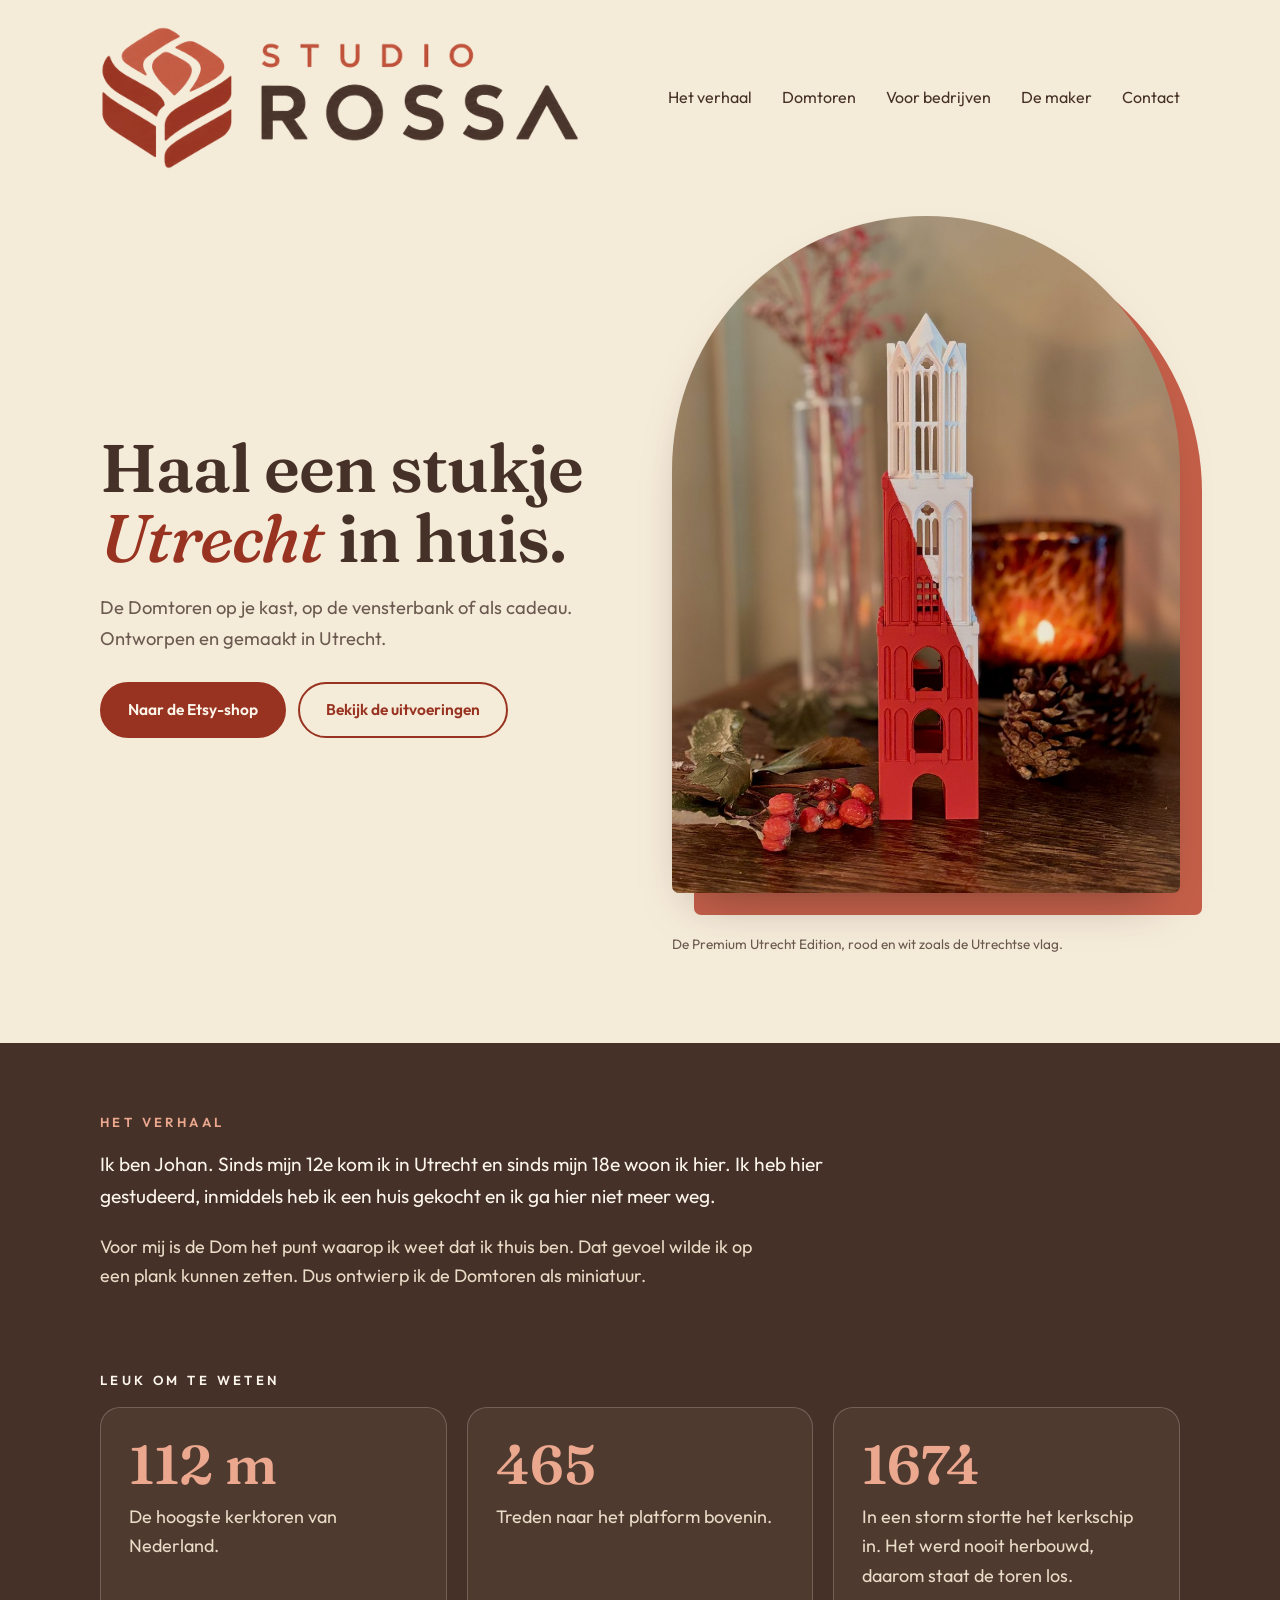
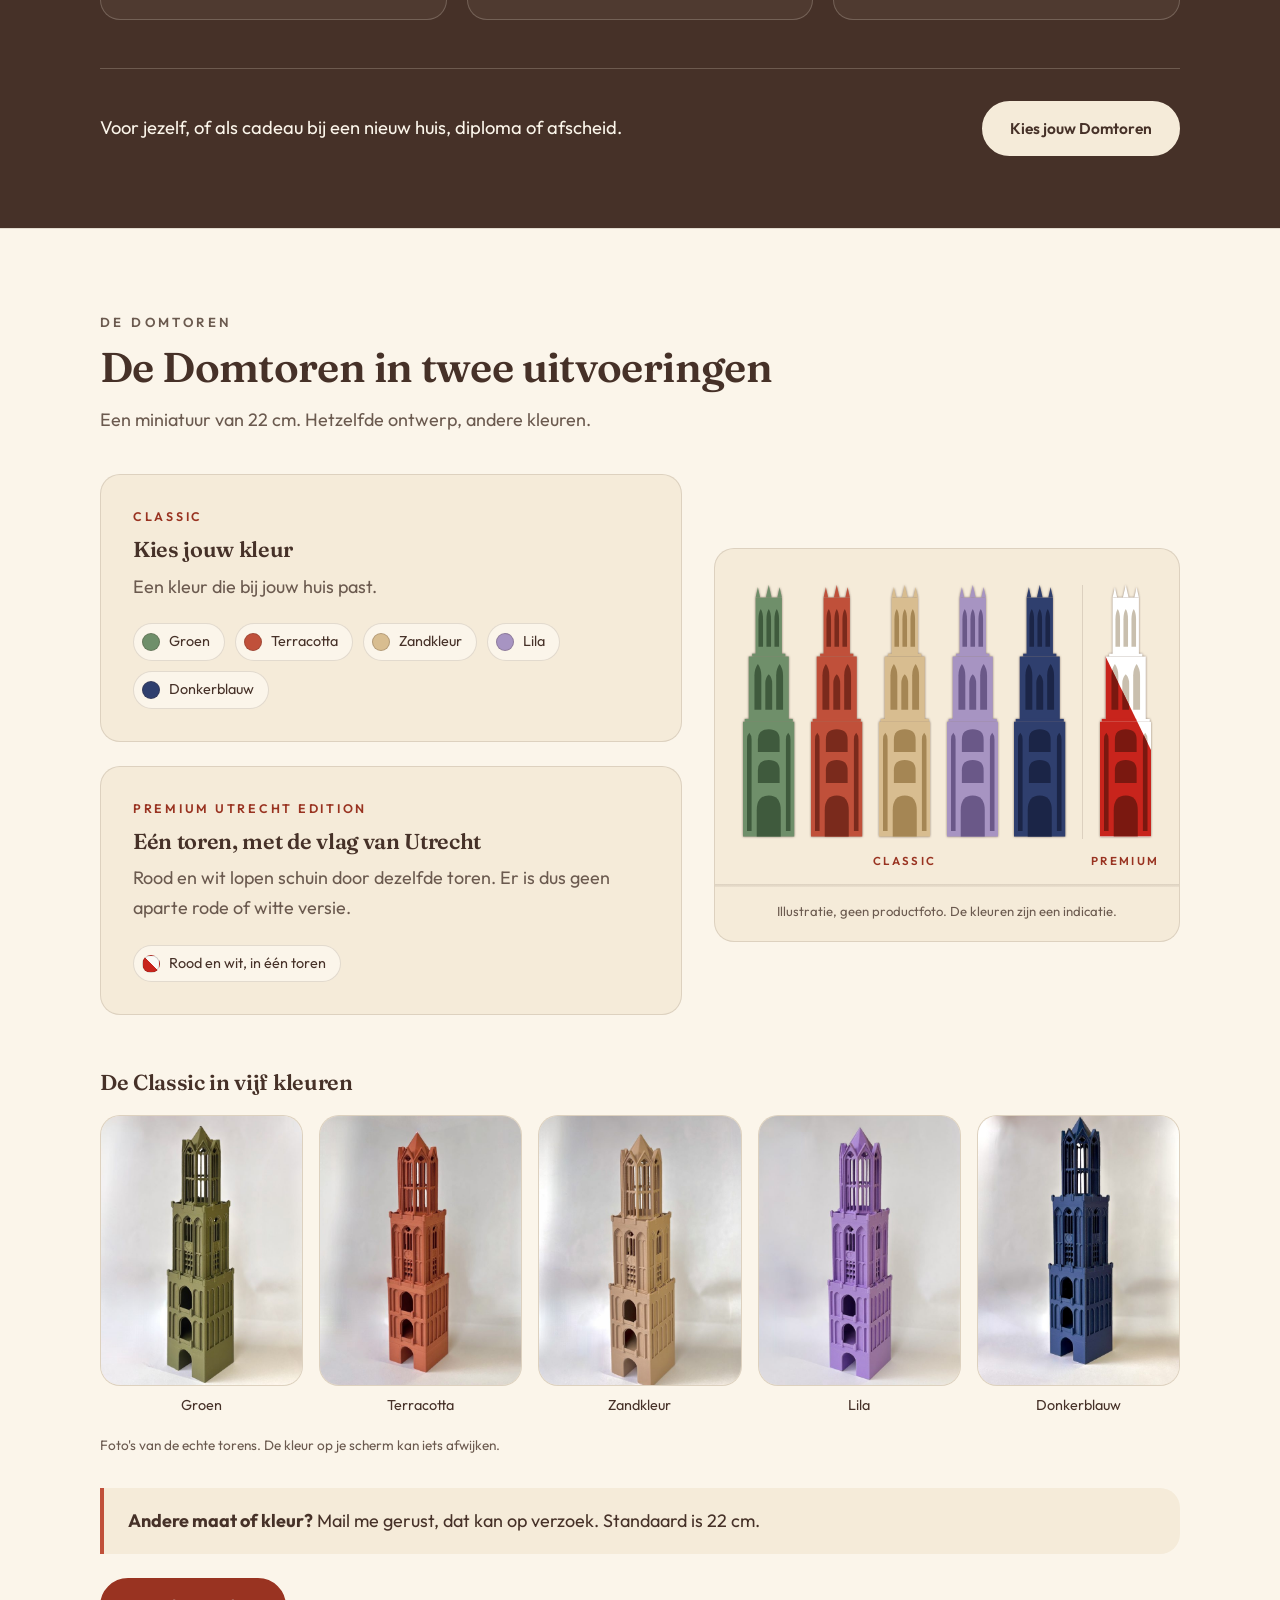
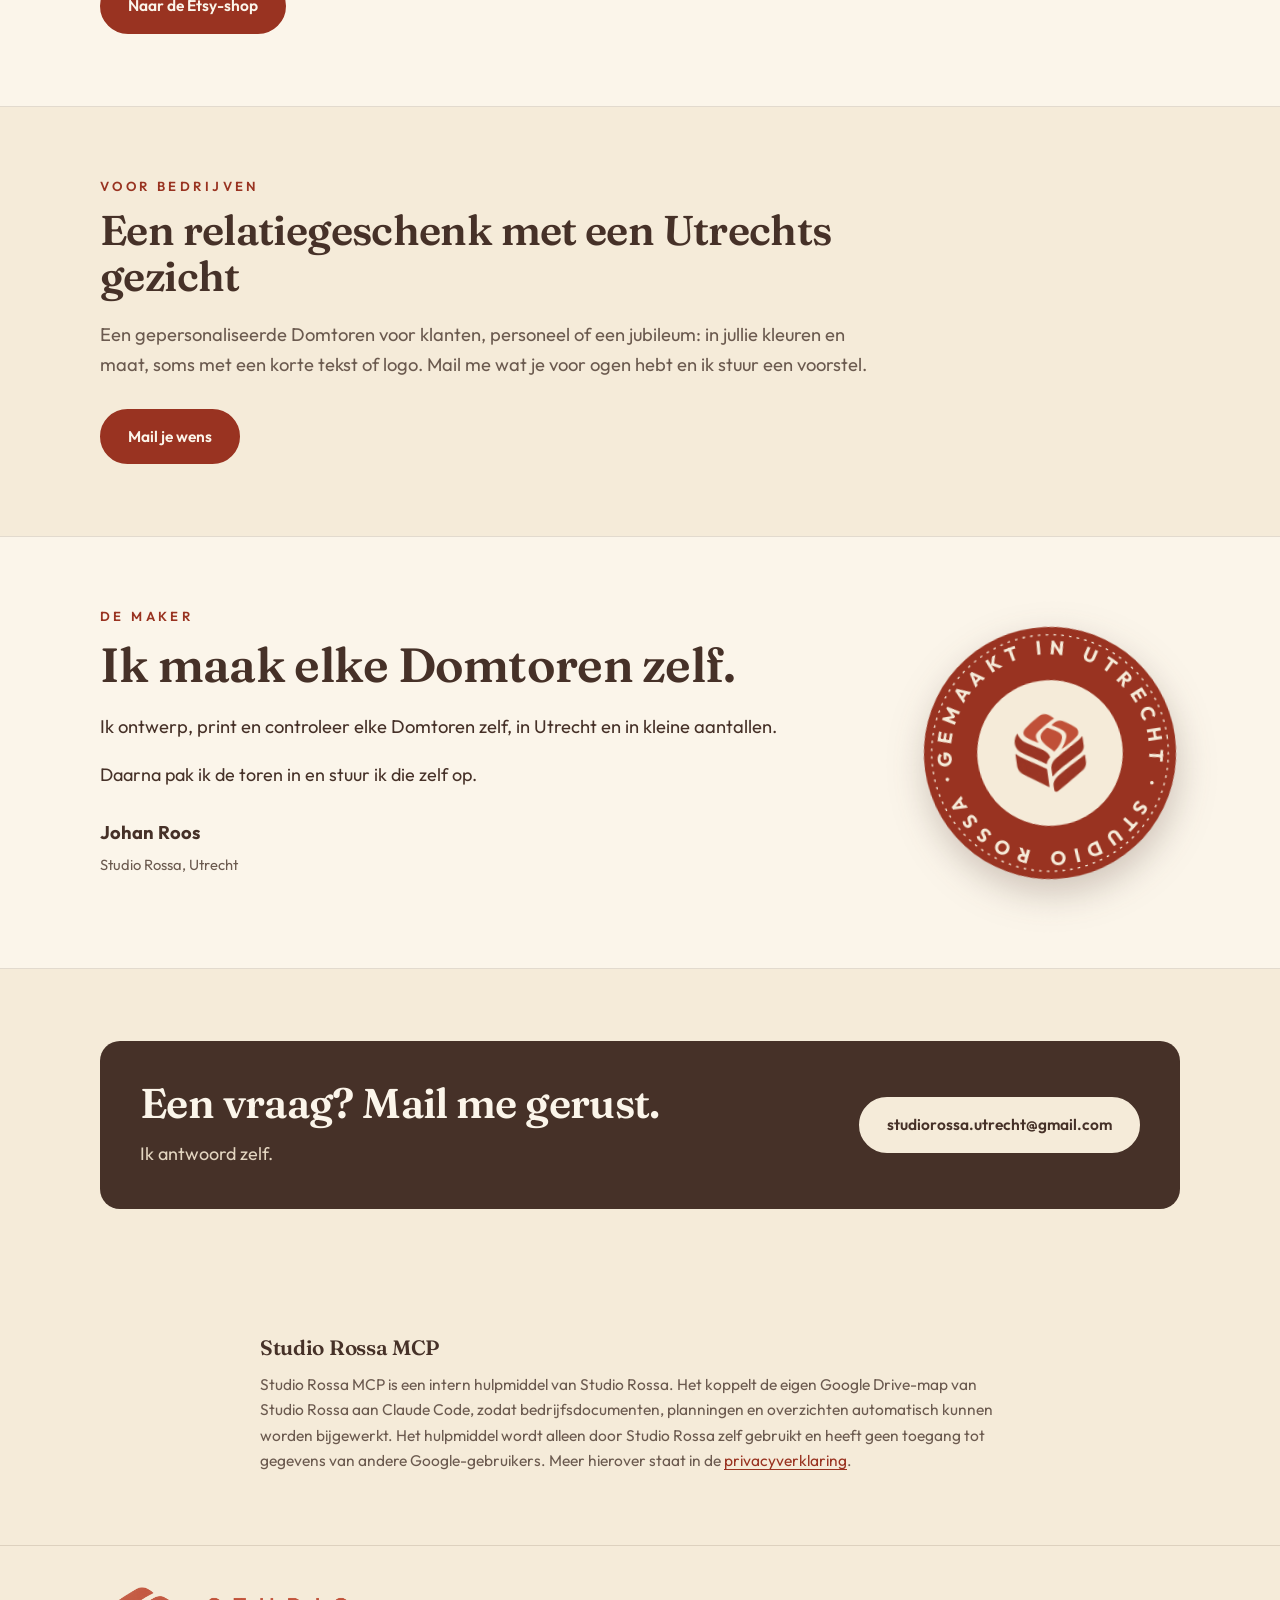
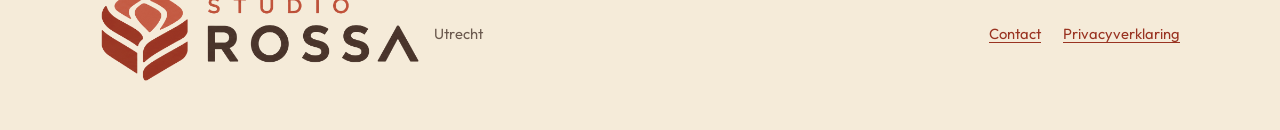
<file: index.html>
<!doctype html>
<html lang="nl">
<head>
<meta charset="utf-8">
<meta name="viewport" content="width=device-width, initial-scale=1">
<title>Studio Rossa | Een stukje Utrecht in huis, de Domtoren</title>
<meta name="description" content="Haal een stukje Utrecht in huis: de Domtoren als miniatuur van 22 cm, voor op de kast of als cadeau. Ontworpen en gemaakt door Johan in Utrecht. Ook gepersonaliseerd voor bedrijven.">
<meta name="theme-color" content="#f5ebd9">
<link rel="canonical" href="https://studiorossa.nl/">
<link rel="icon" type="image/png" sizes="48x48" href="assets/favicon.png">
<link rel="apple-touch-icon" href="assets/apple-touch-icon.png">
<meta property="og:type" content="website">
<meta property="og:locale" content="nl_NL">
<meta property="og:site_name" content="Studio Rossa">
<meta property="og:title" content="Studio Rossa | Een stukje Utrecht in huis">
<meta property="og:description" content="De Domtoren als miniatuur van 22 cm, voor op de kast of als cadeau. Door mij ontworpen en gemaakt, in Utrecht.">
<meta property="og:url" content="https://studiorossa.nl/">
<meta property="og:image" content="https://studiorossa.nl/assets/og-image.jpg">
<meta property="og:image:width" content="1200">
<meta property="og:image:height" content="630">
<meta name="twitter:card" content="summary_large_image">
<link rel="preload" href="assets/fonts/fraunces-latin-wght-normal.woff2" as="font" type="font/woff2" crossorigin>
<link rel="preload" href="assets/fonts/outfit-latin-wght-normal.woff2" as="font" type="font/woff2" crossorigin>
<link rel="stylesheet" href="style.css">
</head>
<body>

<!-- De Domtoren als vlakke illustratie. Kleuren per toren met --t (lichaam) en --d (details).
     De Premium Utrecht Edition gebruikt twee lagen met een diagonale clip, zoals de Utrechtse vlag. -->
<svg width="0" height="0" style="position:absolute" aria-hidden="true" focusable="false">
  <defs>
    <clipPath id="vlag-rood"><polygon points="0,105 90,290 90,440 0,440"/></clipPath>
  </defs>
  <symbol id="toren" viewBox="0 0 90 440">
    <g fill="var(--t)">
      <path d="M45 0 L50 22 H40 Z"/>
      <path d="M22 22 L26 4 L30 22 Z"/>
      <path d="M60 22 L64 4 L68 22 Z"/>
      <rect x="22" y="22" width="46" height="100"/>
      <rect x="16" y="120" width="58" height="5"/>
      <rect x="10" y="125" width="70" height="111"/>
      <rect x="3" y="234" width="84" height="5"/>
      <rect x="0" y="239" width="90" height="201"/>
    </g>
    <g fill="var(--d)">
      <path d="M27 108 V60 Q27 48 31 42 Q35 48 35 60 V108 Z"/>
      <path d="M41 108 V60 Q41 48 45 42 Q49 48 49 60 V108 Z"/>
      <path d="M55 108 V60 Q55 48 59 42 Q63 48 63 60 V108 Z"/>
      <path d="M20 218 V158 Q20 146 26 138 Q32 146 32 158 V218 Z"/>
      <path d="M39 218 V172 Q39 162 45 156 Q51 162 51 172 V218 Z"/>
      <path d="M58 218 V158 Q58 146 64 138 Q70 146 70 158 V218 Z"/>
      <path d="M7 430 V270 Q7 262 11 258 Q15 262 15 270 V430 Z"/>
      <path d="M75 430 V270 Q75 262 79 258 Q83 262 83 270 V430 Z"/>
      <path d="M26 292 V270 Q26 252 45 252 Q64 252 64 270 V292 Z"/>
      <path d="M26 346 V324 Q26 306 45 306 Q64 306 64 324 V346 Z"/>
      <path d="M24 440 V394 Q24 368 45 368 Q66 368 66 394 V440 Z"/>
    </g>
  </symbol>
</svg>

<header class="site-header">
  <div class="wrap">
    <a class="brand" href="./" aria-label="Studio Rossa, naar de startpagina">
      <img src="assets/logo.png" width="480" height="144" alt="Studio Rossa">
    </a>
    <nav class="nav" aria-label="Hoofdmenu">
      <a href="#verhaal">Het verhaal</a>
      <a href="#domtoren">Domtoren</a>
      <a href="#bedrijven">Voor bedrijven</a>
      <a href="#maker">De maker</a>
      <a href="#contact">Contact</a>
    </nav>
  </div>
</header>

<main>
  <section class="hero" aria-labelledby="titel">
    <div class="wrap">
      <div class="hero-text">
        <h1 id="titel">Haal een stukje <em>Utrecht</em> in huis.</h1>
        <p class="lead">De Domtoren op je kast, op de vensterbank of als cadeau. Ontworpen en gemaakt in Utrecht.</p>
        <div class="actions">
          <a class="btn" href="https://www.etsy.com/nl/shop/StudioRossaNL">Naar de Etsy-shop</a>
          <a class="btn ghost" href="#domtoren">Bekijk de uitvoeringen</a>
        </div>
      </div>

      <figure class="photo">
        <div class="arch">
          <img src="assets/premium-domtoren.jpg" width="960" height="1280"
               alt="De Premium Utrecht Edition van de Domtoren op een houten kast, naast een brandende kaars en een dennenappel: onderin rood, bovenin wit, met een diagonale scheiding zoals de Utrechtse vlag">
        </div>
        <figcaption>De Premium Utrecht Edition, rood en wit zoals de Utrechtse vlag.</figcaption>
      </figure>
    </div>
  </section>

  <section id="verhaal" class="story" aria-labelledby="verhaal-titel">
    <div class="wrap">
      <div class="story-grid">
        <div class="story-text">
          <h2 class="kicker" id="verhaal-titel">Het verhaal</h2>
          <p class="big">Ik ben Johan. Sinds mijn 12e kom ik in Utrecht en sinds mijn 18e woon ik hier. Ik heb hier gestudeerd, inmiddels heb ik een huis gekocht en ik ga hier niet meer weg.</p>
          <p>Voor mij is de Dom het punt waarop ik weet dat ik thuis ben. Dat gevoel wilde ik op een plank kunnen zetten. Dus ontwierp ik de Domtoren als miniatuur.</p>
        </div>
        <!-- FOTO-DOM: hier komt een foto van de echte Domtoren. Zie README (Foto van de Dom). -->
      </div>

      <h3 class="facts-title">Leuk om te weten</h3>
      <div class="facts">
        <div class="fact"><b>112 m</b><p>De hoogste kerktoren van Nederland.</p></div>
        <div class="fact"><b>465</b><p>Treden naar het platform bovenin.</p></div>
        <div class="fact"><b>1674</b><p>In een storm stortte het kerkschip in. Het werd nooit herbouwd, daarom staat de toren los.</p></div>
      </div>

      <div class="story-cta">
        <p>Voor jezelf, of als cadeau bij een nieuw huis, diploma of afscheid.</p>
        <a class="btn" href="#domtoren">Kies jouw Domtoren</a>
      </div>
    </div>
  </section>

  <section id="domtoren" class="alt" aria-labelledby="domtoren-titel">
    <div class="wrap">
      <div class="section-head">
        <p class="kicker">De Domtoren</p>
        <h2 id="domtoren-titel">De Domtoren in twee uitvoeringen</h2>
        <p>Een miniatuur van 22 cm. Hetzelfde ontwerp, andere kleuren.</p>
      </div>
      <div class="showcase">
        <div class="cards">
          <article class="card">
            <p class="tag">Classic</p>
            <h3>Kies jouw kleur</h3>
            <p>Een kleur die bij jouw huis past.</p>
            <ul class="swatches" aria-label="Kleuren van de Classic">
              <li><i style="--c:#6f8f6a"></i>Groen</li>
              <li><i style="--c:#c0503a"></i>Terracotta</li>
              <li><i style="--c:#d8bd90"></i>Zandkleur</li>
              <li><i style="--c:#a794c2"></i>Lila</li>
              <li><i style="--c:#2f3f6e"></i>Donkerblauw</li>
            </ul>
          </article>
          <article class="card">
            <p class="tag">Premium Utrecht Edition</p>
            <h3>Eén toren, met de vlag van Utrecht</h3>
            <p>Rood en wit lopen schuin door dezelfde toren. Er is dus geen aparte rode of witte versie.</p>
            <ul class="swatches" aria-label="Kleurstelling van de Utrecht Edition">
              <li><i class="split"></i>Rood en wit, in één toren</li>
            </ul>
          </article>
        </div>

        <figure class="shelf" role="img" aria-label="Illustratie van de Domtoren: links de Classic in vijf kleuren, rechts de Premium Utrecht Edition, diagonaal rood en wit in één toren">
          <div class="grid" aria-hidden="true">
            <svg class="tower" viewBox="0 0 90 440"><use href="#toren" style="--t:#6f8f6a;--d:#3f5a3d"/></svg>
            <svg class="tower" viewBox="0 0 90 440"><use href="#toren" style="--t:#c0503a;--d:#7a2a1c"/></svg>
            <svg class="tower" viewBox="0 0 90 440"><use href="#toren" style="--t:#d8bd90;--d:#a58654"/></svg>
            <svg class="tower" viewBox="0 0 90 440"><use href="#toren" style="--t:#a794c2;--d:#6a5888"/></svg>
            <svg class="tower" viewBox="0 0 90 440"><use href="#toren" style="--t:#2f3f6e;--d:#1b2547"/></svg>
            <span class="divider"></span>
            <svg class="tower" viewBox="0 0 90 440">
              <use href="#toren" style="--t:#ffffff;--d:#c9bfae"/>
              <use href="#toren" style="--t:#c8241c;--d:#7a1810" clip-path="url(#vlag-rood)"/>
            </svg>
            <span class="label classic">Classic</span>
            <span class="label premium">Premium</span>
          </div>
          <div class="plinth" aria-hidden="true"></div>
          <figcaption>Illustratie, geen productfoto. De kleuren zijn een indicatie.</figcaption>
        </figure>
      </div>

      <div class="gallery">
        <h3>De Classic in vijf kleuren</h3>
        <ul class="gallery-grid">
          <li><figure><img src="assets/classic-groen.jpg" width="600" height="800" loading="lazy" alt="De Classic Domtoren in groen, op een witte achtergrond"><figcaption>Groen</figcaption></figure></li>
          <li><figure><img src="assets/classic-terracotta.jpg" width="600" height="800" loading="lazy" alt="De Classic Domtoren in terracotta, op een witte achtergrond"><figcaption>Terracotta</figcaption></figure></li>
          <li><figure><img src="assets/classic-zandkleur.jpg" width="600" height="800" loading="lazy" alt="De Classic Domtoren in zandkleur, op een witte achtergrond"><figcaption>Zandkleur</figcaption></figure></li>
          <li><figure><img src="assets/classic-lila.jpg" width="600" height="800" loading="lazy" alt="De Classic Domtoren in lila, op een witte achtergrond"><figcaption>Lila</figcaption></figure></li>
          <li><figure><img src="assets/classic-donkerblauw.jpg" width="600" height="800" loading="lazy" alt="De Classic Domtoren in donkerblauw, op een witte achtergrond"><figcaption>Donkerblauw</figcaption></figure></li>
        </ul>
        <p class="gallery-note">Foto's van de echte torens. De kleur op je scherm kan iets afwijken.</p>
      </div>

      <p class="note"><strong>Andere maat of kleur?</strong> Mail me gerust, dat kan op verzoek. Standaard is 22 cm.</p>

      <div class="actions cta">
        <a class="btn" href="https://www.etsy.com/nl/shop/StudioRossaNL">Naar de Etsy-shop</a>
      </div>
    </div>
  </section>

  <section id="bedrijven" aria-labelledby="bedrijven-titel">
    <div class="wrap">
      <div class="business">
        <p class="kicker">Voor bedrijven</p>
        <h2 id="bedrijven-titel">Een relatiegeschenk met een Utrechts gezicht</h2>
        <p class="lead">Een gepersonaliseerde Domtoren voor klanten, personeel of een jubileum: in jullie kleuren en maat, soms met een korte tekst of logo. Mail me wat je voor ogen hebt en ik stuur een voorstel.</p>
        <div class="actions">
          <a class="btn" href="mailto:studiorossa.utrecht@gmail.com?subject=Gepersonaliseerde%20Domtoren%20voor%20ons%20bedrijf&amp;body=Hallo%20Studio%20Rossa%2C%0A%0AWij%20hebben%20interesse%20in%20gepersonaliseerde%20Domtorens.%0A%0AMijn%20gegevens%0ANaam%3A%0ABedrijf%3A%0AE-mailadres%3A%0ATelefoonnummer%20%28optioneel%29%3A%0A%0AOnze%20wens%0AAantal%3A%0AMaat%20%28standaard%2022%20cm%29%3A%0AKleuren%3A%0AKorte%20tekst%20of%20logo%20%28soms%20mogelijk%29%3A%0AGewenste%20datum%3A%0A%0ALogo%20of%20merk%3A%20voeg%20het%20bestand%20als%20bijlage%20toe%20aan%20deze%20mail%20%28png%2C%20svg%20of%20pdf%29.%0A%0AMet%20vriendelijke%20groet%2C%0A">Mail je wens</a>
        </div>
      </div>
    </div>
  </section>

  <section id="maker" class="alt maker-section" aria-labelledby="maker-titel">
    <div class="wrap">
      <div class="maker">
        <div class="maker-text">
          <p class="kicker">De maker</p>
          <h2 id="maker-titel">Ik maak elke Domtoren zelf.</h2>
          <p class="lead">Ik ontwerp, print en controleer elke Domtoren zelf, in Utrecht en in kleine aantallen.</p>
          <p>Daarna pak ik de toren in en stuur ik die zelf op.</p>
          <p class="sign"><b>Johan Roos</b><span>Studio Rossa, Utrecht</span></p>
        </div>
        <svg class="stamp" viewBox="0 0 200 200" role="img" aria-label="Gemaakt in Utrecht door Studio Rossa">
          <defs><path id="ring" d="M100,100 m-76,0 a76,76 0 1,1 152,0 a76,76 0 1,1 -152,0"/></defs>
          <circle cx="100" cy="100" r="97" fill="#993321"/>
          <circle cx="100" cy="100" r="91" fill="none" stroke="#f5ebd9" stroke-width="1" stroke-dasharray="2 4"/>
          <text font-size="15" font-weight="700" fill="#f5ebd9" letter-spacing="2.5"><textPath href="#ring" textLength="472" lengthAdjust="spacing">GEMAAKT IN UTRECHT &#183; STUDIO ROSSA &#183;</textPath></text>
          <circle cx="100" cy="100" r="56" fill="#f5ebd9"/>
          <image href="assets/mark.png" x="73" y="69" width="54" height="62"/>
        </svg>
      </div>
    </div>
  </section>

  <section id="contact" aria-labelledby="contact-titel">
    <div class="wrap">
      <div class="contact">
        <div>
          <h2 id="contact-titel">Een vraag? Mail me gerust.</h2>
          <p>Ik antwoord zelf.</p>
        </div>
        <a class="btn" href="mailto:studiorossa.utrecht@gmail.com">studiorossa.utrecht@gmail.com</a>
      </div>
    </div>
  </section>

  <section class="mcp" aria-labelledby="mcp-titel">
    <div class="wrap">
      <h2 id="mcp-titel">Studio Rossa MCP</h2>
      <p>Studio Rossa MCP is een intern hulpmiddel van Studio Rossa. Het koppelt de eigen Google Drive-map van Studio Rossa aan Claude Code, zodat bedrijfsdocumenten, planningen en overzichten automatisch kunnen worden bijgewerkt. Het hulpmiddel wordt alleen door Studio Rossa zelf gebruikt en heeft geen toegang tot gegevens van andere Google-gebruikers. Meer hierover staat in de <a href="privacy.html#studio-rossa-mcp">privacyverklaring</a>.</p>
    </div>
  </section>
</main>

<footer class="site-footer">
  <div class="wrap">
    <div class="id">
      <img src="assets/logo.png" width="320" height="96" alt="Studio Rossa">
      <span>Utrecht</span>
    </div>
    <nav aria-label="Voettekst">
      <a href="mailto:studiorossa.utrecht@gmail.com">Contact</a>
      <a href="privacy.html">Privacyverklaring</a>
    </nav>
  </div>
</footer>

</body>
</html>
</file>
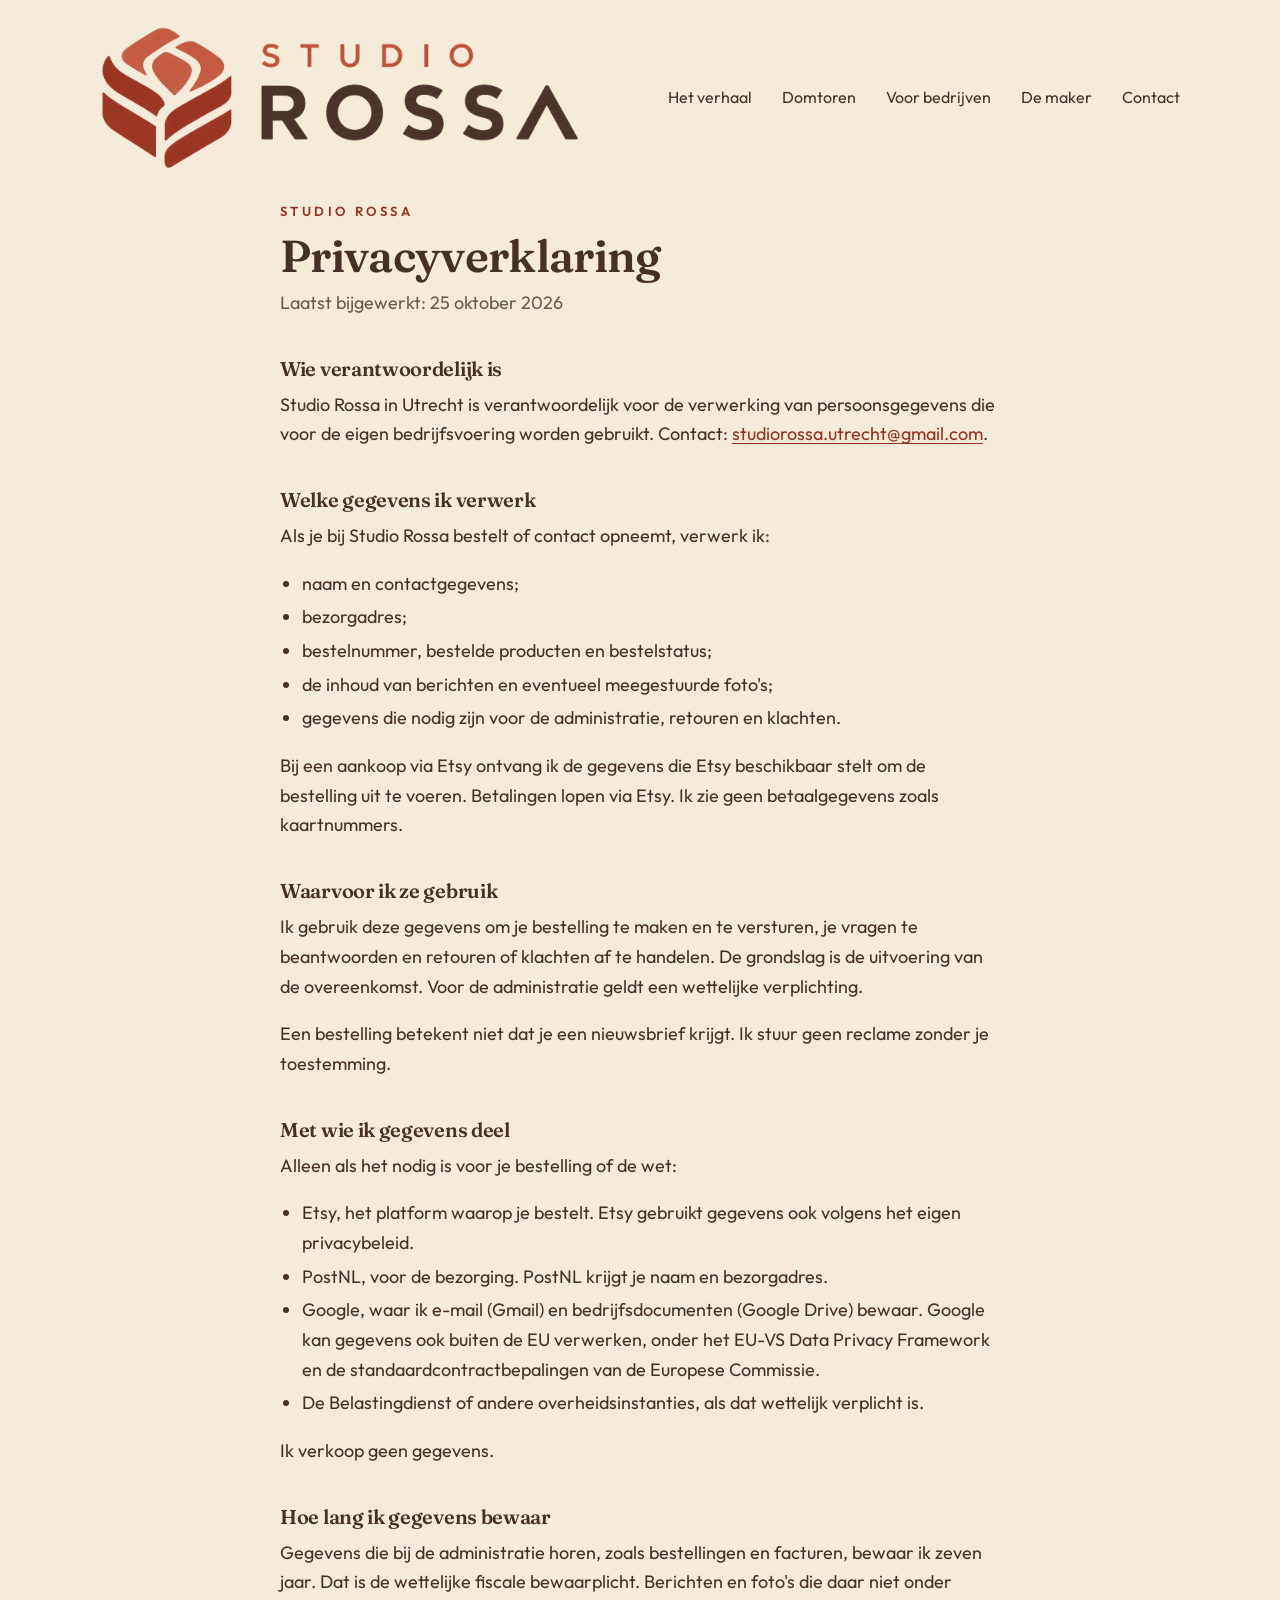
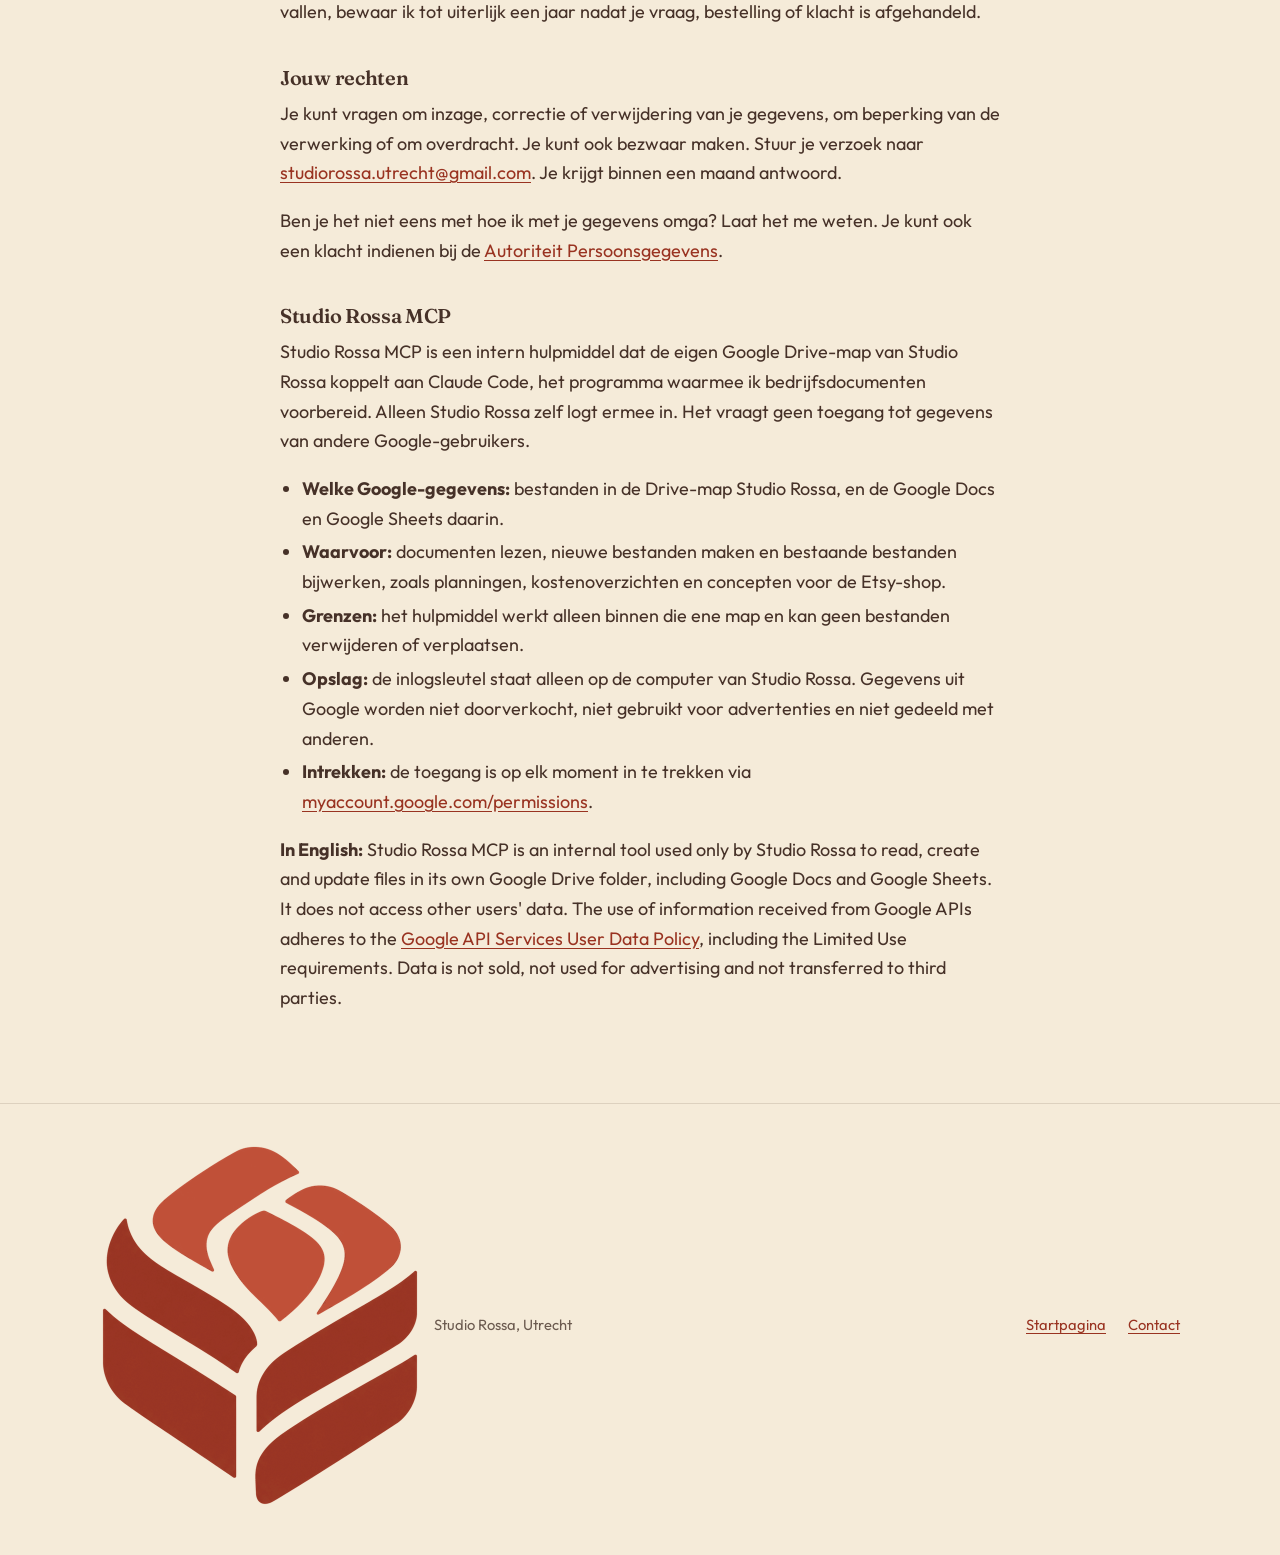
<file: privacy.html>
<!doctype html>
<html lang="nl">
<head>
<meta charset="utf-8">
<meta name="viewport" content="width=device-width, initial-scale=1">
<title>Privacyverklaring Studio Rossa</title>
<meta name="theme-color" content="#f5ebd9">
<link rel="icon" type="image/png" sizes="48x48" href="assets/favicon.png">
<link rel="apple-touch-icon" href="assets/apple-touch-icon.png">
<link rel="stylesheet" href="style.css">
</head>
<body>

<header class="site-header">
  <div class="wrap">
    <a class="brand" href="./" aria-label="Studio Rossa, naar de startpagina">
      <img src="assets/logo.png" width="154" height="46" alt="Studio Rossa">
    </a>
    <nav class="nav" aria-label="Hoofdmenu">
      <a href="./#verhaal">Het verhaal</a>
      <a href="./#domtoren">Domtoren</a>
      <a href="./#bedrijven">Voor bedrijven</a>
      <a href="./#maker">De maker</a>
      <a href="./#contact">Contact</a>
    </nav>
  </div>
</header>

<main class="doc">
<div class="wrap">
  <p class="kicker">Studio Rossa</p>
  <h1>Privacyverklaring</h1>
  <p class="muted">Laatst bijgewerkt: 25 oktober 2026</p>

  <h2>Wie verantwoordelijk is</h2>
  <p>Studio Rossa in Utrecht is verantwoordelijk voor de verwerking van persoonsgegevens die voor de eigen bedrijfsvoering worden gebruikt. Contact: <a href="mailto:studiorossa.utrecht@gmail.com">studiorossa.utrecht@gmail.com</a>.</p>

  <h2>Welke gegevens ik verwerk</h2>
  <p>Als je bij Studio Rossa bestelt of contact opneemt, verwerk ik:</p>
  <ul>
    <li>naam en contactgegevens;</li>
    <li>bezorgadres;</li>
    <li>bestelnummer, bestelde producten en bestelstatus;</li>
    <li>de inhoud van berichten en eventueel meegestuurde foto's;</li>
    <li>gegevens die nodig zijn voor de administratie, retouren en klachten.</li>
  </ul>
  <p>Bij een aankoop via Etsy ontvang ik de gegevens die Etsy beschikbaar stelt om de bestelling uit te voeren. Betalingen lopen via Etsy. Ik zie geen betaalgegevens zoals kaartnummers.</p>

  <h2>Waarvoor ik ze gebruik</h2>
  <p>Ik gebruik deze gegevens om je bestelling te maken en te versturen, je vragen te beantwoorden en retouren of klachten af te handelen. De grondslag is de uitvoering van de overeenkomst. Voor de administratie geldt een wettelijke verplichting.</p>
  <p>Een bestelling betekent niet dat je een nieuwsbrief krijgt. Ik stuur geen reclame zonder je toestemming.</p>

  <h2>Met wie ik gegevens deel</h2>
  <p>Alleen als het nodig is voor je bestelling of de wet:</p>
  <ul>
    <li>Etsy, het platform waarop je bestelt. Etsy gebruikt gegevens ook volgens het eigen privacybeleid.</li>
    <li>PostNL, voor de bezorging. PostNL krijgt je naam en bezorgadres.</li>
    <li>Google, waar ik e-mail (Gmail) en bedrijfsdocumenten (Google Drive) bewaar. Google kan gegevens ook buiten de EU verwerken, onder het EU-VS Data Privacy Framework en de standaardcontractbepalingen van de Europese Commissie.</li>
    <li>De Belastingdienst of andere overheidsinstanties, als dat wettelijk verplicht is.</li>
  </ul>
  <p>Ik verkoop geen gegevens.</p>

  <h2>Hoe lang ik gegevens bewaar</h2>
  <p>Gegevens die bij de administratie horen, zoals bestellingen en facturen, bewaar ik zeven jaar. Dat is de wettelijke fiscale bewaarplicht. Berichten en foto's die daar niet onder vallen, bewaar ik tot uiterlijk een jaar nadat je vraag, bestelling of klacht is afgehandeld.</p>

  <h2>Jouw rechten</h2>
  <p>Je kunt vragen om inzage, correctie of verwijdering van je gegevens, om beperking van de verwerking of om overdracht. Je kunt ook bezwaar maken. Stuur je verzoek naar <a href="mailto:studiorossa.utrecht@gmail.com">studiorossa.utrecht@gmail.com</a>. Je krijgt binnen een maand antwoord.</p>
  <p>Ben je het niet eens met hoe ik met je gegevens omga? Laat het me weten. Je kunt ook een klacht indienen bij de <a href="https://www.autoriteitpersoonsgegevens.nl">Autoriteit Persoonsgegevens</a>.</p>

  <h2 id="studio-rossa-mcp">Studio Rossa MCP</h2>
  <p>Studio Rossa MCP is een intern hulpmiddel dat de eigen Google Drive-map van Studio Rossa koppelt aan Claude Code, het programma waarmee ik bedrijfsdocumenten voorbereid. Alleen Studio Rossa zelf logt ermee in. Het vraagt geen toegang tot gegevens van andere Google-gebruikers.</p>
  <ul>
    <li><strong>Welke Google-gegevens:</strong> bestanden in de Drive-map Studio Rossa, en de Google Docs en Google Sheets daarin.</li>
    <li><strong>Waarvoor:</strong> documenten lezen, nieuwe bestanden maken en bestaande bestanden bijwerken, zoals planningen, kostenoverzichten en concepten voor de Etsy-shop.</li>
    <li><strong>Grenzen:</strong> het hulpmiddel werkt alleen binnen die ene map en kan geen bestanden verwijderen of verplaatsen.</li>
    <li><strong>Opslag:</strong> de inlogsleutel staat alleen op de computer van Studio Rossa. Gegevens uit Google worden niet doorverkocht, niet gebruikt voor advertenties en niet gedeeld met anderen.</li>
    <li><strong>Intrekken:</strong> de toegang is op elk moment in te trekken via <a href="https://myaccount.google.com/permissions">myaccount.google.com/permissions</a>.</li>
  </ul>
  <p lang="en"><strong>In English:</strong> Studio Rossa MCP is an internal tool used only by Studio Rossa to read, create and update files in its own Google Drive folder, including Google Docs and Google Sheets. It does not access other users' data. The use of information received from Google APIs adheres to the <a href="https://developers.google.com/terms/api-services-user-data-policy">Google API Services User Data Policy</a>, including the Limited Use requirements. Data is not sold, not used for advertising and not transferred to third parties.</p>
</div>
</main>

<footer class="site-footer">
  <div class="wrap">
    <div class="id">
      <img src="assets/mark.png" width="39" height="44" alt="">
      <span>Studio Rossa, Utrecht</span>
    </div>
    <nav aria-label="Voettekst">
      <a href="./">Startpagina</a>
      <a href="mailto:studiorossa.utrecht@gmail.com">Contact</a>
    </nav>
  </div>
</footer>
</body>
</html>
</file>
<file: style.css>
/* Studio Rossa
   Palet uit de artwork: crème papier, terracotta, baksteenrood, donkerbruin.
   Lettertypen (Fraunces voor koppen, Outfit voor tekst) staan in assets/fonts en zijn
   vrij te gebruiken onder de SIL Open Font License. Er wordt niets extern geladen. */

@font-face {
  font-family: "Fraunces";
  src: url("assets/fonts/fraunces-latin-wght-normal.woff2") format("woff2");
  font-weight: 100 900;
  font-style: normal;
  font-display: swap;
}

@font-face {
  font-family: "Fraunces";
  src: url("assets/fonts/fraunces-latin-wght-italic.woff2") format("woff2");
  font-weight: 100 900;
  font-style: italic;
  font-display: swap;
}

@font-face {
  font-family: "Outfit";
  src: url("assets/fonts/outfit-latin-wght-normal.woff2") format("woff2");
  font-weight: 100 900;
  font-style: normal;
  font-display: swap;
}

:root {
  --paper: #f5ebd9;
  --paper-light: #fbf5ea;
  --terracotta: #c0503a;
  --brick: #993321;
  --brown: #463128;
  --muted: #6b5a4f;
  --line: rgba(70, 49, 40, 0.14);
  --radius: 20px;
  --font: "Outfit", "Avenir Next", "Segoe UI", system-ui, -apple-system, Helvetica, Arial, sans-serif;
  --display: "Fraunces", "Iowan Old Style", Georgia, "Times New Roman", serif;
  color-scheme: light;
}

* { box-sizing: border-box; }

html { scroll-behavior: smooth; }

body {
  margin: 0;
  background: var(--paper);
  color: var(--brown);
  font: 18px/1.65 var(--font);
  -webkit-font-smoothing: antialiased;
}

img, svg { display: block; max-width: 100%; }

a { color: var(--brick); text-underline-offset: 3px; }
a:hover { color: var(--terracotta); }

:focus-visible {
  outline: 3px solid var(--terracotta);
  outline-offset: 3px;
  border-radius: 4px;
}

.wrap {
  width: min(1080px, 100% - 40px);
  margin: 0 auto;
}

/* Kop */

.site-header {
  padding: 26px 0 10px;
}

.site-header .wrap {
  display: flex;
  align-items: center;
  justify-content: space-between;
  gap: 24px;
}

.brand img { width: clamp(250px, 78vw, 480px); height: auto; }

.nav {
  display: flex;
  gap: 30px;
  font-size: 1rem;
}

.nav a {
  white-space: nowrap;
  color: var(--brown);
  text-decoration: none;
  padding: 6px 0;
  border-bottom: 2px solid transparent;
}

.nav a:hover { border-bottom-color: var(--terracotta); color: var(--brown); }

/* Typografie */

.kicker {
  margin: 0 0 14px;
  font-family: var(--font);
  line-height: 1.2;
  color: var(--brick);
  font-size: 0.82rem;
  font-weight: 600;
  letter-spacing: 0.26em;
  text-transform: uppercase;
}

h1, h2, h3 {
  margin: 0;
  font-family: var(--display);
  line-height: 1.1;
  font-weight: 600;
  letter-spacing: -0.015em;
}

h1 { font-size: clamp(2.5rem, 5.6vw, 4.2rem); line-height: 1.04; }
h2 { font-size: clamp(1.9rem, 3.6vw, 2.6rem); }
h3 { font-size: 1.35rem; }

h1 em {
  font-style: italic;
  font-weight: 500;
  color: var(--brick);
}

p { margin: 0 0 1em; }

.lead { font-size: 1.15rem; color: var(--muted); max-width: 34em; margin-top: 20px; }
.muted { color: var(--muted); }

/* Knoppen */

.actions { display: flex; flex-wrap: wrap; gap: 12px; margin-top: 28px; }

.btn {
  font-family: inherit;
  cursor: pointer;
  display: inline-block;
  padding: 13px 26px;
  border-radius: 999px;
  border: 2px solid var(--brick);
  background: var(--brick);
  color: var(--paper-light);
  font-weight: 600;
  font-size: 0.97rem;
  text-decoration: none;
  transition: background 0.15s, color 0.15s, border-color 0.15s;
}

.btn:hover { background: var(--brown); border-color: var(--brown); color: var(--paper-light); }

.btn.ghost { background: transparent; color: var(--brick); }
.btn.ghost:hover { background: var(--brick); border-color: var(--brick); color: var(--paper-light); }

/* Etsy-knop die nog niet klikbaar is */

.btn.soon {
  background: transparent;
  border: 2px dashed var(--muted);
  color: var(--muted);
  cursor: default;
}

/* Hero */

.hero { padding: 36px 0 88px; }

.hero .wrap {
  display: grid;
  grid-template-columns: 1fr 1fr;
  gap: 64px;
  align-items: center;
}

.photo { margin: 0; }

.arch {
  position: relative;
  width: min(100%, 520px);
  margin: 0 auto 0 auto;
}

.arch::before {
  content: "";
  position: absolute;
  inset: 22px -22px -22px 22px;
  border-radius: 999px 999px 28px 28px;
  background: var(--terracotta);
  opacity: 0.9;
}

.arch img {
  position: relative;
  width: 100%;
  height: auto;
  aspect-ratio: 3 / 4;
  object-fit: cover;
  border-radius: 999px 999px 28px 28px;
  box-shadow: 0 24px 50px -26px rgba(70, 49, 40, 0.6);
}

.photo figcaption {
  width: min(100%, 520px);
  margin: 40px auto 0;
  font-size: 0.85rem;
  color: var(--muted);
}

.shelf {
  margin: 0;
  padding: 36px 28px 0;
  border-radius: var(--radius);
  background: var(--paper-light);
  border: 1px solid var(--line);
}

.shelf .grid {
  display: grid;
  grid-template-columns: repeat(5, minmax(0, 1fr)) 1px minmax(0, 1fr);
  column-gap: 4%;
  align-items: end;
}

.shelf .divider {
  align-self: stretch;
  margin-bottom: -2px;
  background: var(--line);
}

.shelf .label {
  grid-row: 2;
  white-space: nowrap;
  margin-top: 14px;
  padding-bottom: 14px;
  color: var(--brick);
  font-size: 0.72rem;
  font-weight: 600;
  letter-spacing: 0.2em;
  text-transform: uppercase;
  text-align: center;
}

.shelf .label.classic { grid-column: 1 / 6; }
.shelf .label.premium { grid-column: 7; justify-self: center; }

.tower { width: 100%; height: auto; filter: drop-shadow(0 0 0.8px rgba(70, 49, 40, 0.6)); }

.plinth {
  height: 3px;
  margin: 0 -28px;
  background: linear-gradient(var(--line), rgba(70, 49, 40, 0.06));
}

.shelf figcaption {
  padding: 14px 0 18px;
  font-size: 0.82rem;
  color: var(--muted);
  text-align: center;
}

/* Secties */

section { padding: 72px 0; }
.alt { background: var(--paper-light); border-block: 1px solid var(--line); }

.section-head { max-width: 40em; margin-bottom: 40px; }
.section-head p { color: var(--muted); margin-top: 14px; }

.cards {
  display: grid;
  grid-template-columns: repeat(2, 1fr);
  gap: 24px;
}

.showcase {
  display: grid;
  grid-template-columns: 1fr 0.8fr;
  gap: 32px;
  align-items: center;
}

.showcase .cards { grid-template-columns: 1fr; }
.showcase .shelf { background: var(--paper); }

/* Foto's van de Classic */

.gallery { margin-top: 56px; }
.gallery h3 { margin: 0 0 20px; }
.gallery-grid {
  display: grid;
  grid-template-columns: repeat(auto-fit, minmax(150px, 1fr));
  gap: 16px;
  margin: 0;
  padding: 0;
  list-style: none;
}
.gallery-grid figure { margin: 0; }
.gallery-grid img {
  display: block;
  width: 100%;
  height: auto;
  aspect-ratio: 3 / 4;
  object-fit: cover;
  border-radius: var(--radius);
  border: 1px solid var(--line);
  background: var(--paper);
}
.gallery-grid figcaption {
  margin-top: 8px;
  font-size: 0.9rem;
  text-align: center;
}
.gallery-note { margin: 16px 0 0; font-size: 0.85rem; color: var(--muted); }

.cta { margin-top: 24px; }

.note {
  margin: 32px 0 0;
  padding: 18px 24px;
  border-left: 4px solid var(--terracotta);
  background: var(--paper);
  border-radius: 0 var(--radius) var(--radius) 0;
}

.card {
  padding: 32px;
  border-radius: var(--radius);
  background: var(--paper);
  border: 1px solid var(--line);
}

.card .tag {
  margin: 0 0 10px;
  color: var(--brick);
  font-size: 0.78rem;
  font-weight: 600;
  letter-spacing: 0.22em;
  text-transform: uppercase;
}

.card h3 { margin-bottom: 10px; }
.card p { color: var(--muted); }

.swatches {
  display: flex;
  flex-wrap: wrap;
  gap: 10px;
  margin: 22px 0 0;
  padding: 0;
  list-style: none;
}

.swatches li {
  display: inline-flex;
  align-items: center;
  gap: 9px;
  padding: 6px 14px 6px 8px;
  border: 1px solid var(--line);
  border-radius: 999px;
  background: var(--paper-light);
  font-size: 0.9rem;
}

.swatches i {
  width: 18px;
  height: 18px;
  border-radius: 50%;
  border: 1px solid rgba(70, 49, 40, 0.25);
  background: var(--c);
}

.swatches i.split {
  background: linear-gradient(45deg, #c8241c 50%, #fbfaf6 50%);
}

/* Het verhaal */

.story { background: var(--brown); color: var(--paper); }
.story .kicker { color: #eba88f; }
.story h2.kicker { color: #eba88f; font-size: 0.82rem; letter-spacing: 0.26em; margin: 0 0 18px; max-width: none; }
.story p { color: #e9dcc7; }
.story .big { font-size: 1.2rem; color: var(--paper-light); }

.story-grid {
  display: grid;
  grid-template-columns: 1fr;
  gap: 56px;
  align-items: center;
}

.story-grid.with-photo { grid-template-columns: 1.1fr 0.9fr; }

.story-photo { margin: 0; }

.story-photo img {
  width: 100%;
  height: auto;
  aspect-ratio: 4 / 5;
  object-fit: cover;
  border-radius: var(--radius);
  box-shadow: 0 24px 50px -26px rgba(0, 0, 0, 0.6);
}

.story-photo figcaption {
  padding-top: 10px;
  font-size: 0.82rem;
  color: #cdbfa9;
}

.story-text p { max-width: 38em; }

.facts-title {
  margin: 64px 0 20px;
  font-family: var(--font);
  color: var(--paper-light);
  font-size: 0.82rem;
  font-weight: 600;
  letter-spacing: 0.26em;
  text-transform: uppercase;
}

.facts {
  display: grid;
  grid-template-columns: repeat(3, 1fr);
  gap: 20px;
}

.fact {
  padding: 28px;
  border: 1px solid rgba(245, 235, 217, 0.22);
  border-radius: var(--radius);
  background: rgba(245, 235, 217, 0.05);
}

.fact b {
  display: block;
  font-family: var(--display);
  font-weight: 600;
  margin-bottom: 8px;
  font-size: clamp(2.4rem, 5vw, 3.4rem);
  line-height: 1.05;
  color: #eba88f;
}

.fact p { margin: 0; }

.story-cta {
  display: flex;
  flex-wrap: wrap;
  align-items: center;
  justify-content: space-between;
  gap: 20px 32px;
  margin-top: 48px;
  padding-top: 32px;
  border-top: 1px solid rgba(245, 235, 217, 0.22);
}

.story-cta p { margin: 0; font-size: 1.15rem; color: var(--paper-light); max-width: 32em; }
.story .btn { background: var(--paper); border-color: var(--paper); color: var(--brown); }
.story .btn:hover { background: var(--terracotta); border-color: var(--terracotta); color: var(--paper-light); }

/* De maker */

.maker {
  display: grid;
  grid-template-columns: 1fr 260px;
  gap: 56px;
  align-items: center;
  margin-bottom: 0;
}

.maker h2 { font-size: clamp(2rem, 4.4vw, 3rem); margin-bottom: 18px; }
.maker .lead { color: var(--brown); max-width: none; }
.maker p { max-width: 40em; }

.sign { margin-top: 28px; }
.sign b { display: block; font-size: 1.15rem; }
.sign span { color: var(--muted); font-size: 0.92rem; }

.stamp {
  width: 100%;
  height: auto;
  transform: rotate(-8deg);
  filter: drop-shadow(0 14px 18px rgba(70, 49, 40, 0.25));
}

/* Bedrijven */

.business {
  max-width: 44em;
}

.business .lead { max-width: none; }

/* Contact */

.contact {
  display: grid;
  grid-template-columns: 1fr auto;
  gap: 32px;
  align-items: center;
  padding: 40px;
  border-radius: var(--radius);
  background: var(--brown);
  color: var(--paper);
}

.contact h2 { color: var(--paper-light); }
.contact p { margin: 12px 0 0; color: #e3d5c0; }
.contact .btn { background: var(--paper); border-color: var(--paper); color: var(--brown); }
.contact .btn:hover { background: var(--terracotta); border-color: var(--terracotta); color: var(--paper-light); }

/* MCP-uitleg, bewust rustig gehouden */

.mcp { padding: 56px 0; }
.mcp .wrap { max-width: 760px; }
.mcp h2 { font-size: 1.3rem; margin-bottom: 12px; }
.mcp p { color: var(--muted); font-size: 0.97rem; }

/* Voet */

.site-footer { padding: 40px 0 48px; border-top: 1px solid var(--line); font-size: 0.92rem; }

.site-footer .wrap {
  display: flex;
  flex-wrap: wrap;
  align-items: center;
  justify-content: space-between;
  gap: 20px;
}

.site-footer .id { display: flex; align-items: center; gap: 14px; color: var(--muted); }
.site-footer img { width: clamp(220px, 60vw, 320px); height: auto; }
.site-footer nav { display: flex; gap: 22px; }

/* Tekstpagina (privacy) */

.doc { padding: 24px 0 72px; }
.doc .wrap { max-width: 720px; }
.doc h1 { font-size: clamp(2rem, 4.4vw, 2.8rem); margin-bottom: 8px; }
.doc h2 { font-size: 1.25rem; margin: 40px 0 10px; }
.doc ul { padding-left: 22px; }
.doc li { margin-bottom: 4px; }

/* Smal scherm */

@media (max-width: 860px) {
  .hero { padding: 12px 0 56px; }
  .arch { width: min(100%, 440px); }
  .hero .wrap { grid-template-columns: 1fr; gap: 40px; }
  section { padding: 52px 0; }
  .cards, .showcase, .maker, .facts { grid-template-columns: 1fr; }
  .story-grid, .story-grid.with-photo { grid-template-columns: 1fr; gap: 40px; }
  .maker { gap: 36px; }
  .stamp { width: 200px; margin: 0 auto; order: -1; }
  .business { gap: 32px; }
  .arch::before { inset: 16px -12px -16px 12px; }
  .contact { grid-template-columns: 1fr; padding: 32px 24px; }
  .card { padding: 26px 22px; }
}

@media (max-width: 1140px) {
  .site-header .wrap { flex-wrap: wrap; gap: 12px 24px; }
  .nav { gap: 22px; flex-wrap: wrap; }
}

@media (max-width: 520px) {
  .nav { display: grid; grid-template-columns: repeat(3, auto); justify-content: start; gap: 4px 26px; font-size: 0.92rem; }
  .shelf { padding: 24px 16px 0; }
  .plinth { margin: 0 -16px; }
  .shelf .label { letter-spacing: 0.1em; font-size: 0.66rem; }
  .contact .btn { font-size: 0.85rem; padding-inline: 18px; text-align: center; overflow-wrap: anywhere; }
}

@media (prefers-reduced-motion: reduce) {
  html { scroll-behavior: auto; }
  .btn { transition: none; }
}
</file>
